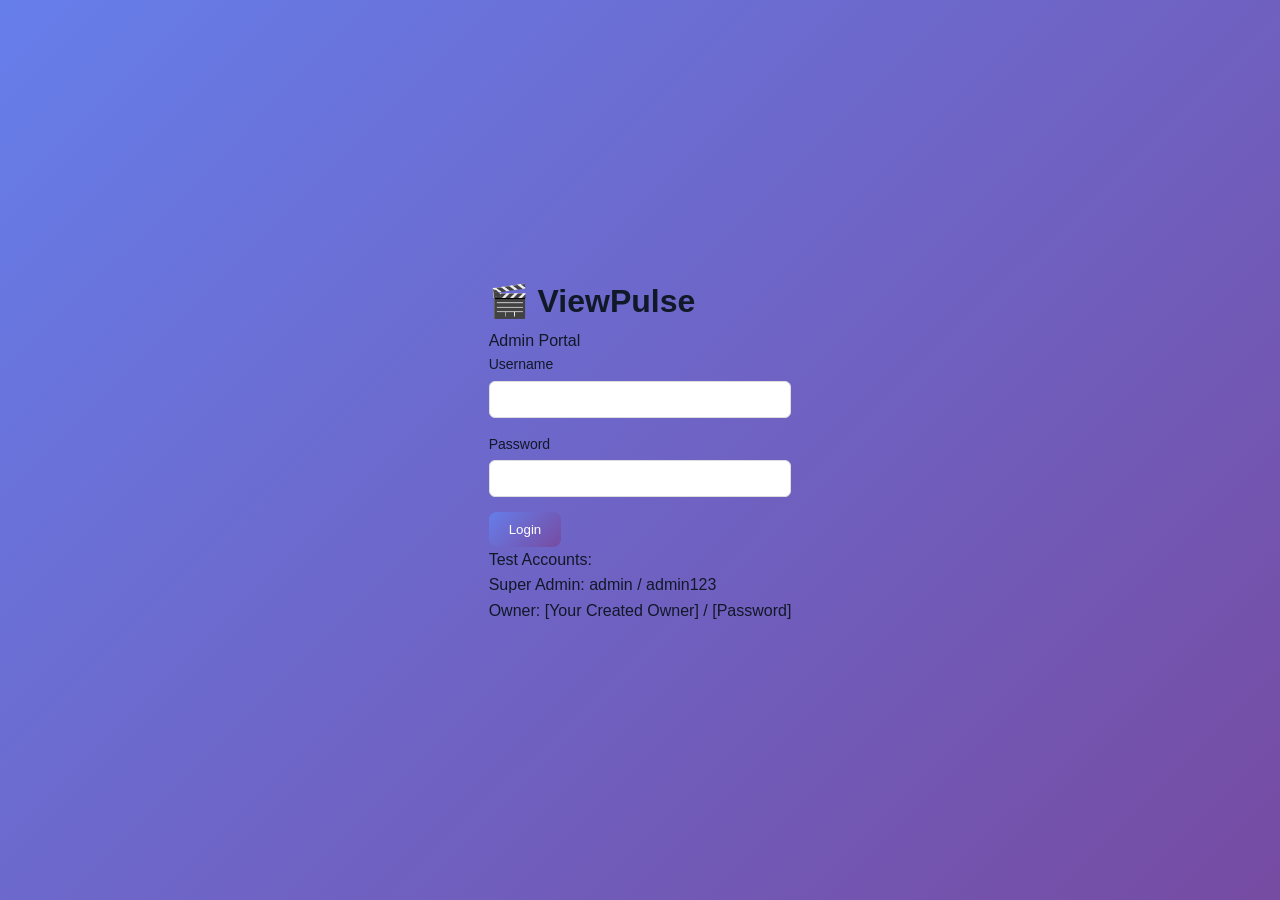
<file: viewpulse-admin/index.html>
<!DOCTYPE html>
<html lang="en">
<head>
    <meta charset="UTF-8">
    <meta name="viewport" content="width=device-width, initial-scale=1.0">
    <title>ViewPulse - Admin Login</title>
    <link rel="stylesheet" href="css/style.css">
    <style>
        /* Page-specific centering for login */
        body {
            display: flex;
            align-items: center;
            justify-content: center;
            min-height: 100vh;
            background: linear-gradient(135deg, #667eea 0%, #764ba2 100%);
        }
    </style>
</head>
<body>
    <div class="login-container">
        <div class="login-card">
            <div class="login-header">
                <h1>🎬 ViewPulse</h1>
                <p>Admin Portal</p>
            </div>
            
            <form id="adminLoginForm">
                <div class="form-group">
                    <label for="username">Username</label>
                    <input type="text" id="username" name="username" required>
                </div>
                
                <div class="form-group">
                    <label for="password">Password</label>
                    <input type="password" id="password" name="password" required>
                </div>
                
                <button type="submit" class="btn btn-primary btn-block">Login</button>
            </form>
            
            <div id="loginMessage" class="message"></div>
            
            <div class="login-footer">
                <p class="text-muted">Test Accounts:</p>
                <p class="text-small">Super Admin: admin / admin123</p>
                <p class="text-small">Owner: [Your Created Owner] / [Password]</p>
            </div>
        </div>
    </div>

    <script src="js/api.js"></script>
    <script src="js/admin-login.js"></script>
</body>
</html>
</file>
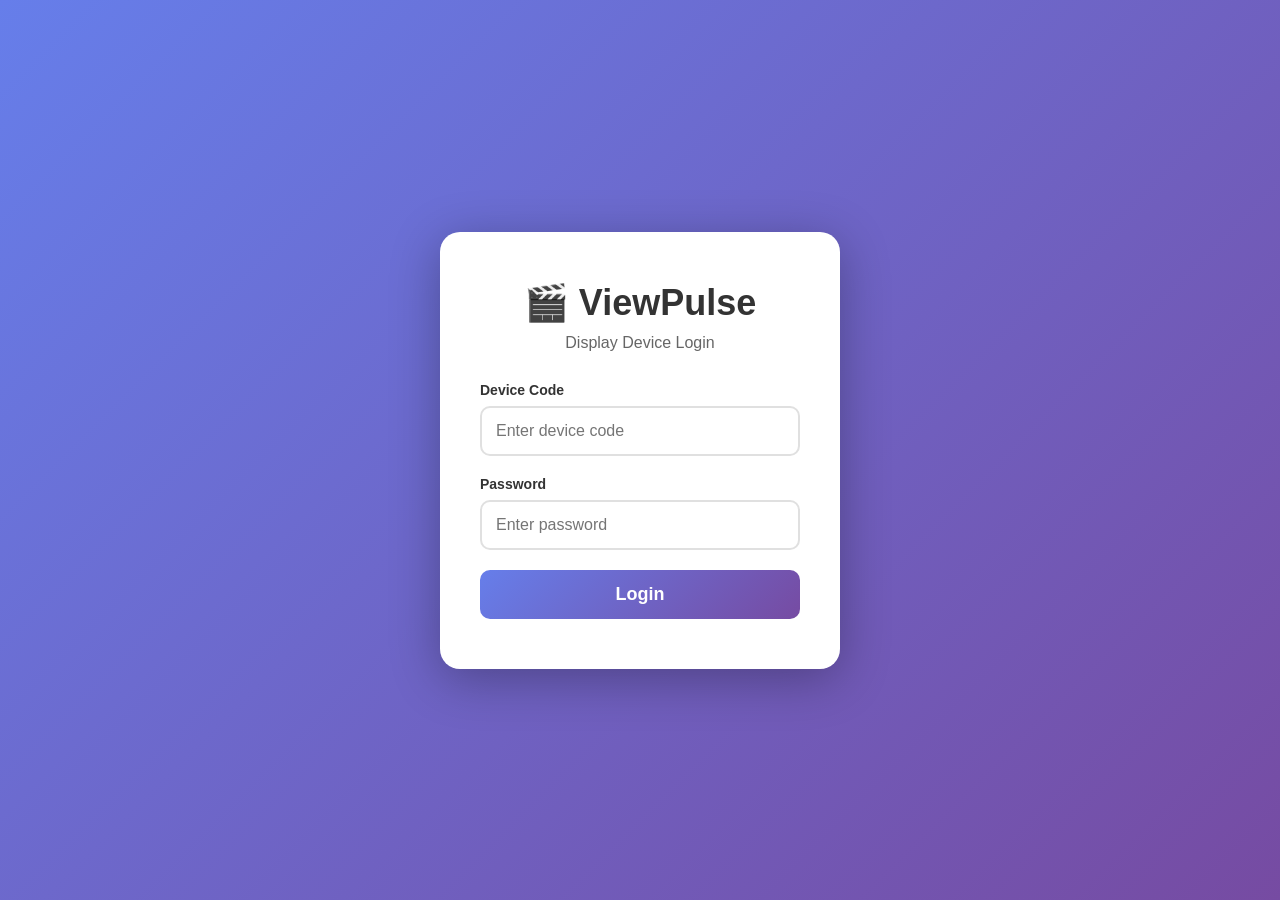
<file: viewpulse-display/index.html>
<!DOCTYPE html>
<html lang="en">
<head>
    <meta charset="UTF-8">
    <meta name="viewport" content="width=device-width, initial-scale=1.0">
    <title>ViewPulse Display</title>
    <script>
        // Check if device is logged in
        if (localStorage.getItem('deviceLoggedIn') === 'true') {
            window.location.href = 'ads.html';
        } else {
            window.location.href = 'login.html';
        }
    </script>
</head>
<body>
    <p style="text-align:center; margin-top:50px;">Loading ViewPulse...</p>
</body>
</html>
</file>
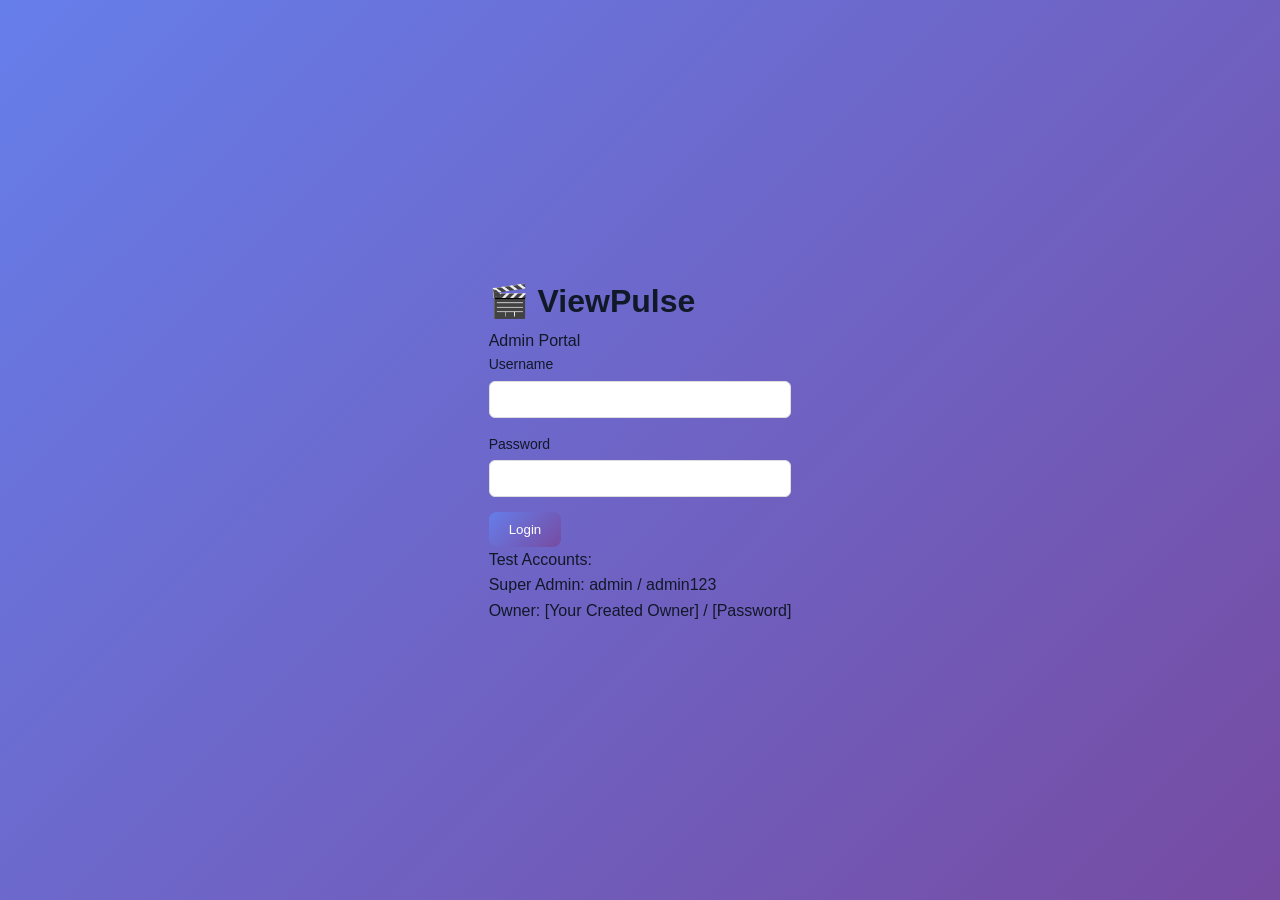
<file: viewpulse-admin/ad-schedule.html>
<!DOCTYPE html>
<html lang="en">
<head>
    <meta charset="UTF-8">
    <meta name="viewport" content="width=device-width, initial-scale=1.0">
    <title>Ad Schedule - ViewPulse</title>
    <link rel="stylesheet" href="css/style.css">
</head>
<body>
    <div class="dashboard-container">
        <aside class="sidebar">
            <div class="logo">
                <h2>🎬 ViewPulse</h2>
                <p class="role-badge" id="adminRoleBadge">Loading...</p>
            </div>
            <nav class="sidebar-nav">
                <a href="dashboard.html" class="nav-item" id="nav-dashboard">
                    <span class="icon">📊</span> Dashboard
                </a>
                <a href="feedback.html" class="nav-item" id="nav-feedback">
                    <span class="icon">💬</span> Feedback
                </a>
                <a href="videos.html" class="nav-item" id="nav-videos">
                    <span class="icon">🎬</span> Videos
                </a>
                <a href="devices.html" class="nav-item" id="nav-devices">
                    <span class="icon">📱</span> Devices
                </a>
                <a href="#" onclick="logout()" class="nav-item logout">
                    <span class="icon">🚪</span> Logout
                </a>
            </nav>
            <div class="sidebar-footer">
                <div class="user-info">
                    <small>Logged in as:</small>
                    <p class="username" id="adminUsername">...</p>
                </div>
            </div>
        </aside>

        <main class="main-content">
            <header class="page-header">
                <div>
                    <div class="breadcrumb" id="breadcrumb">Loading...</div>
                    <h1>Ad Schedule Management</h1>
                </div>
                <button class="btn btn-primary" onclick="showCreateModal()">
                    ➕ Add Schedule
                </button>
            </header>

            <div class="table-container">
                <table class="data-table">
                    <thead>
                        <tr>
                            <th>Video</th>
                            <th>Day of Week</th>
                            <th>Start Time</th>
                            <th>End Time</th>
                            <th>Priority</th>
                            <th>Status</th>
                            <th>Actions</th>
                        </tr>
                    </thead>
                    <tbody id="scheduleTableBody">
                        <tr><td colspan="7" class="loading">Loading schedules...</td></tr>
                    </tbody>
                </table>
            </div>
        </main>
    </div>

    <div id="createModal" class="modal">
        <div class="modal-content">
            <div class="modal-header">
                <h2>Create Ad Schedule</h2>
                <span class="close" onclick="closeCreateModal()">&times;</span>
            </div>
            <form id="createScheduleForm" onsubmit="createSchedule(event)">
                <div class="form-group">
                    <label for="videoId">Video</label>
                    <select id="videoId" name="videoId" required>
                        <option value="">Select Video</option>
                    </select>
                </div>
                <div class="form-group">
                    <label for="dayOfWeek">Day of Week</label>
                    <select id="dayOfWeek" name="dayOfWeek" required>
                        <option value="all">All Days</option>
                        <option value="monday">Monday</option>
                        <option value="tuesday">Tuesday</option>
                        <option value="wednesday">Wednesday</option>
                        <option value="thursday">Thursday</option>
                        <option value="friday">Friday</option>
                        <option value="saturday">Saturday</option>
                        <option value="sunday">Sunday</option>
                    </select>
                </div>
                <div class="form-row" style="display: flex; gap: 15px;">
                    <div class="form-group" style="flex: 1;">
                        <label for="startTime">Start Time</label>
                        <input type="time" id="startTime" name="startTime" required>
                    </div>
                    <div class="form-group" style="flex: 1;">
                        <label for="endTime">End Time</label>
                        <input type="time" id="endTime" name="endTime" required>
                    </div>
                </div>
                <div class="form-group">
                    <label for="priority">Priority (1-10)</label>
                    <input type="number" id="priority" name="priority" min="1" max="10" value="5" required>
                </div>
                <div class="modal-footer">
                    <button type="button" class="btn btn-secondary" onclick="closeCreateModal()">Cancel</button>
                    <button type="submit" class="btn btn-primary">Create</button>
                </div>
            </form>
        </div>
    </div>

    <script src="js/api.js"></script>
    
    <script src="js/sidebar-switcher.js"></script>

    <script>
        const currentUser = JSON.parse(localStorage.getItem('currentUser'));
        const selectedDevice = JSON.parse(localStorage.getItem('selectedDevice'));
        const adminUsername = localStorage.getItem('adminUsername');
        const adminRole = localStorage.getItem('adminRole');
        
        // Authentication Check
        if (!selectedDevice) {
            alert("No device selected. Redirecting...");
            window.location.href = 'devices.html';
        }
        
        // UI Setup
        if(adminUsername) document.getElementById('adminUsername').textContent = adminUsername;
        if(adminRole) {
            const badge = document.getElementById('adminRoleBadge');
            if(badge) {
                badge.textContent = adminRole.toUpperCase().replace('_', ' ');
                badge.className = 'role-badge ' + adminRole;
            }
        }

        // Breadcrumb logic
        document.getElementById('breadcrumb').textContent = `Managing Device: ${selectedDevice.device_code}`;

        // Load Data
        loadSchedules();

        async function loadSchedules() {
            try {
                const response = await fetch(`${API_BASE_URL}/ad-schedule/device/${selectedDevice.device_id}`);
                const data = await response.json();
                
                if (data.success) {
                    displaySchedules(data.schedules);
                }
            } catch (error) {
                console.error('Error loading schedules:', error);
                document.getElementById('scheduleTableBody').innerHTML = '<tr><td colspan="7" class="error">Error connecting to backend</td></tr>';
            }
        }

        function displaySchedules(schedules) {
            const tbody = document.getElementById('scheduleTableBody');
            
            if (!schedules || schedules.length === 0) {
                tbody.innerHTML = '<tr><td colspan="7" class="empty-state">No schedules found. Add one to get started.</td></tr>';
                return;
            }
            
            tbody.innerHTML = schedules.map(schedule => `
                <tr>
                    <td>${schedule.video_title}</td>
                    <td><span class="badge">${schedule.day_of_week}</span></td>
                    <td>${schedule.start_time}</td>
                    <td>${schedule.end_time}</td>
                    <td><span class="badge" style="background:#e5e7eb">P${schedule.priority}</span></td>
                    <td>
                        <span class="badge ${schedule.is_active ? 'badge-success' : 'badge-inactive'}">
                            ${schedule.is_active ? 'Active' : 'Inactive'}
                        </span>
                    </td>
                    <td>
                        <button class="btn-sm btn-secondary" onclick="toggleSchedule(${schedule.schedule_id}, ${!schedule.is_active})">
                            ${schedule.is_active ? '⏸️' : '▶️'}
                        </button>
                        <button class="btn-sm btn-danger" style="margin-left:5px; background:#fee2e2; color:#991b1b; border:none;" onclick="deleteSchedule(${schedule.schedule_id})">
                            🗑️
                        </button>
                    </td>
                </tr>
            `).join('');
        }

        // --- Video Loading (Location Aware) ---
        async function loadVideos() {
            const locationId = selectedDevice.location_id;
            const select = document.getElementById('videoId');
            
            if (!locationId) {
                select.innerHTML = '<option value="">Error: Location Unknown</option>';
                return;
            }

            try {
                // Use the admin endpoint to get all videos for this location
                const response = await fetch(`${API_BASE_URL}/video/admin/location/${locationId}`);
                const data = await response.json();
                
                if (data.success && data.videos) {
                    if (data.videos.length === 0) {
                        select.innerHTML = '<option value="">No videos found for this location</option>';
                    } else {
                        select.innerHTML = '<option value="">Select Video</option>' +
                            data.videos.map(video => 
                                // Ensure we use videoId (CamelCase) as per updated Backend
                                `<option value="${video.videoId}">${video.videoTitle} (${video.duration}s)</option>`
                            ).join('');
                    }
                }
            } catch (error) {
                console.error('Error loading videos:', error);
                select.innerHTML = '<option value="">Error loading videos</option>';
            }
        }

        // --- Modal & Actions ---
        function showCreateModal() {
            loadVideos();
            document.getElementById('createModal').style.display = 'flex';
        }

        function closeCreateModal() {
            document.getElementById('createModal').style.display = 'none';
            document.getElementById('createScheduleForm').reset();
        }

        async function createSchedule(event) {
            event.preventDefault();
            
            const formData = new FormData(event.target);
            const videoIdString = formData.get('videoId');
            
            if (!videoIdString || videoIdString === "") {
                alert("Please select a video.");
                return;
            }

            const data = {
                videoId: parseInt(videoIdString),
                deviceId: selectedDevice.device_id,
                dayOfWeek: formData.get('dayOfWeek'),
                startTime: formData.get('startTime'),
                endTime: formData.get('endTime'),
                priority: parseInt(formData.get('priority'))
            };
            
            try {
                const response = await fetch(`${API_BASE_URL}/ad-schedule/create`, {
                    method: 'POST',
                    headers: { 'Content-Type': 'application/json' },
                    body: JSON.stringify(data)
                });
                
                const result = await response.json();
                
                if (result.success) {
                    alert('Schedule created successfully!');
                    closeCreateModal();
                    loadSchedules();
                } else {
                    alert('Error: ' + result.message);
                }
            } catch (error) {
                alert('Error creating schedule');
                console.error(error);
            }
        }

        async function toggleSchedule(scheduleId, newStatus) {
            try {
                const response = await fetch(`${API_BASE_URL}/ad-schedule/${scheduleId}`, {
                    method: 'PUT',
                    headers: { 'Content-Type': 'application/json' },
                    body: JSON.stringify({ is_active: newStatus })
                });
                
                const result = await response.json();
                if (result.success) loadSchedules();
            } catch (error) {
                console.error('Error toggling schedule:', error);
            }
        }

        async function deleteSchedule(scheduleId) {
            if (!confirm('Delete this schedule?')) return;
            
            try {
                const response = await fetch(`${API_BASE_URL}/ad-schedule/${scheduleId}`, {
                    method: 'DELETE'
                });
                
                const result = await response.json();
                if (result.success) {
                    loadSchedules();
                } else {
                    alert("Failed to delete.");
                }
            } catch (error) {
                console.error('Error deleting schedule:', error);
            }
        }

        function logout() {
            localStorage.clear();
            window.location.href = 'index.html';
        }
    </script>
</body>
</html>
</file>
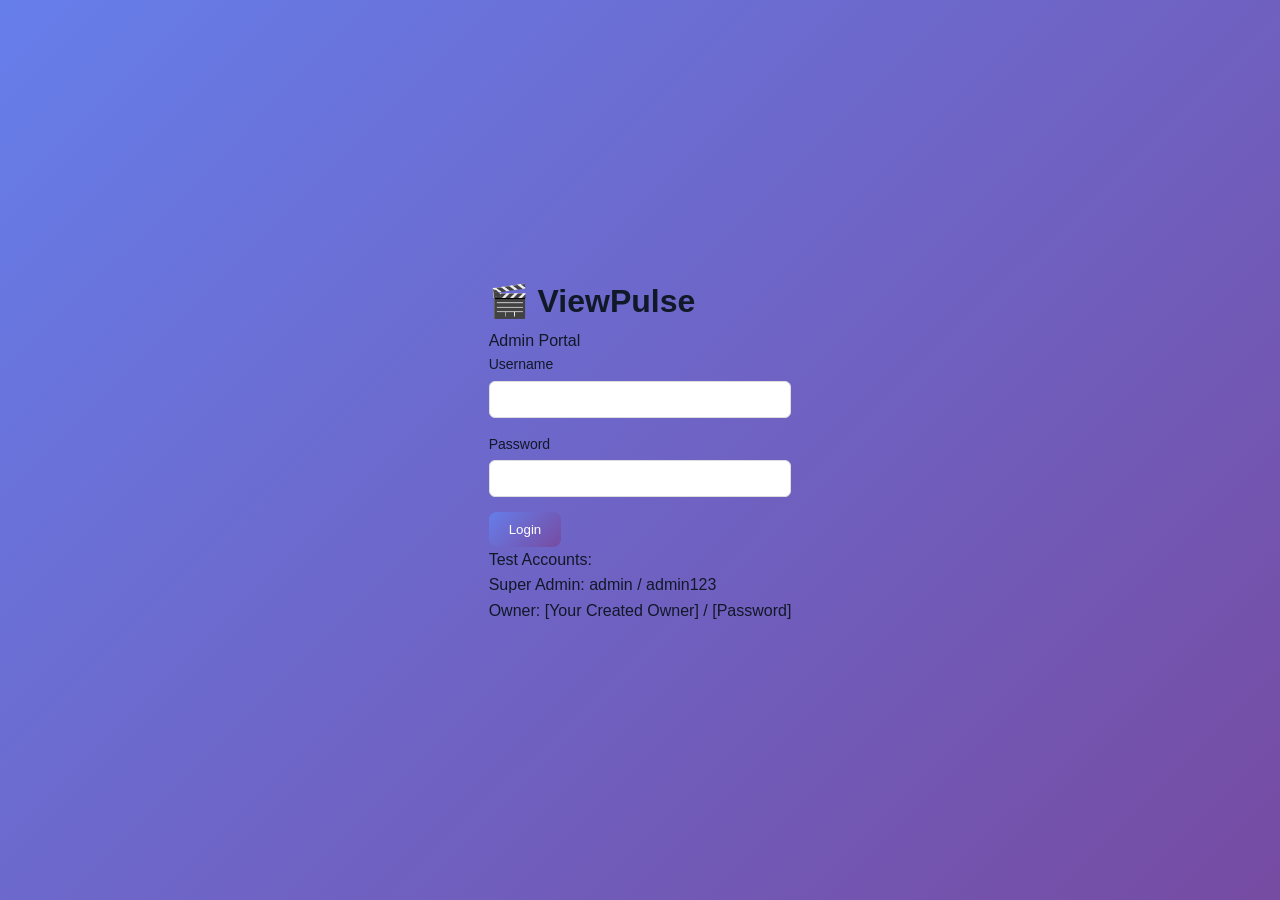
<file: viewpulse-admin/dashboard.html>
<!DOCTYPE html>
<html lang="en">
<head>
    <meta charset="UTF-8">
    <meta name="viewport" content="width=device-width, initial-scale=1.0">
    <title>Dashboard - ViewPulse</title>
    <link rel="stylesheet" href="css/style.css">
</head>
<body>
    <div class="dashboard-container">
        <aside class="sidebar">
            <div class="logo">
                <h2>🎬 ViewPulse</h2>
                <p class="role-badge" id="adminRoleBadge">Loading...</p>
            </div>
            <nav class="sidebar-nav">
                <a href="dashboard.html" class="nav-item active" id="nav-dashboard">
                    <span class="icon">📊</span> Dashboard
                </a>
                <a href="feedback.html" class="nav-item" id="nav-feedback">
                    <span class="icon">💬</span> Feedback
                </a>
                <a href="videos.html" class="nav-item" id="nav-videos">
                    <span class="icon">🎬</span> Videos
                </a>
                <a href="devices.html" class="nav-item" id="nav-devices">
                    <span class="icon">📱</span> Devices
                </a>
                <a href="#" onclick="logout()" class="nav-item logout">
                    <span class="icon">🚪</span> Logout
                </a>
            </nav>
            <div class="sidebar-footer">
                <div class="user-info">
                    <small>Logged in as:</small>
                    <p class="username" id="adminUsername">...</p>
                </div>
            </div>
        </aside>

        <main class="main-content">
            <header class="page-header">
                <h1>Dashboard</h1>
            </header>

            <div class="stats-grid">
                <div class="stat-card">
                    <div class="stat-icon">💬</div>
                    <div class="stat-info">
                        <p class="stat-label">Total Feedback</p>
                        <p class="stat-value" id="statTotal">-</p>
                    </div>
                </div>
                <div class="stat-card">
                    <div class="stat-icon" style="background: #d1fae5; color: #065f46;">😊</div>
                    <div class="stat-info">
                        <p class="stat-label">Positive</p>
                        <p class="stat-value" id="statPositive">-</p>
                    </div>
                </div>
                <div class="stat-card">
                    <div class="stat-icon" style="background: #fef3c7; color: #92400e;">😐</div>
                    <div class="stat-info">
                        <p class="stat-label">Neutral</p>
                        <p class="stat-value" id="statNeutral">-</p>
                    </div>
                </div>
                <div class="stat-card">
                    <div class="stat-icon" style="background: #fee2e2; color: #991b1b;">😡</div>
                    <div class="stat-info">
                        <p class="stat-label">Negative</p>
                        <p class="stat-value" id="statNegative">-</p>
                    </div>
                </div>
            </div>

            <div class="section-header">
                <h2>Recent Feedbacks</h2>
            </div>
            <div class="table-container">
                <table class="data-table">
                    <thead>
                        <tr>
                            <th>Time</th>
                            <th>Feedback</th>
                            <th>Emotion</th>
                            <th>Confidence</th>
                        </tr>
                    </thead>
                    <tbody id="dashboardFeedbackBody">
                        <tr><td colspan="4" class="loading">Loading...</td></tr>
                    </tbody>
                </table>
            </div>
        </main>
    </div>

    <script src="js/api.js"></script>
    <script src="js/dashboard.js"></script>
</body>
</html>
</file>
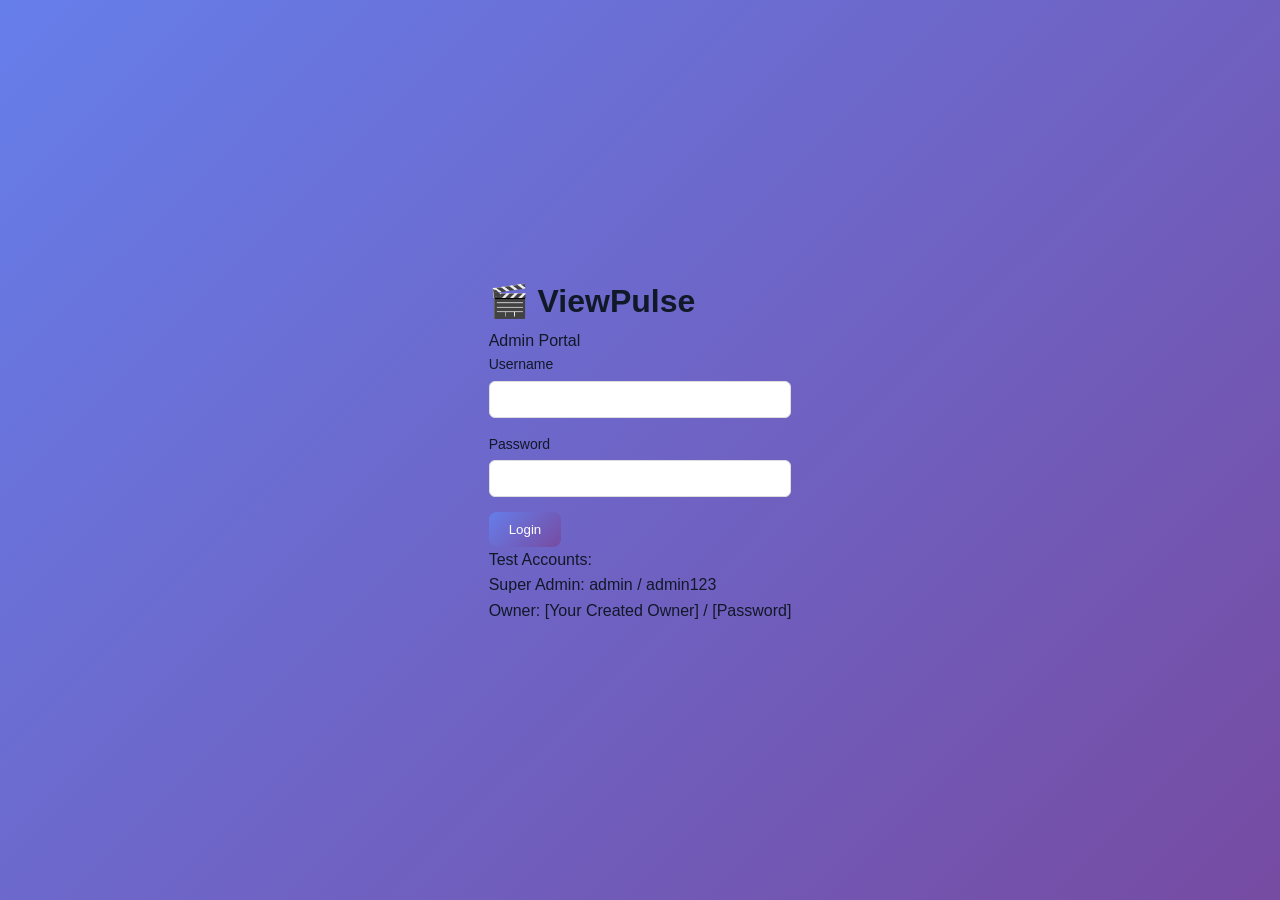
<file: viewpulse-admin/devices.html>
<!DOCTYPE html>
<html lang="en">
<head>
    <meta charset="UTF-8">
    <meta name="viewport" content="width=device-width, initial-scale=1.0">
    <title>Devices - ViewPulse</title>
    <link rel="stylesheet" href="css/style.css">
</head>
<body>
    <div class="dashboard-container">
        <aside class="sidebar">
            <div class="logo">
                <h2>🎬 ViewPulse</h2>
                <p class="role-badge" id="adminRoleBadge">Loading...</p>
            </div>
            <nav class="sidebar-nav">
                <a href="#" class="nav-item active">
                    <span class="icon">📱</span> Devices
                </a>
                <a href="#" onclick="logout()" class="nav-item logout">
                    <span class="icon">🚪</span> Logout
                </a>
            </nav>
            <div class="sidebar-footer">
                <div class="user-info">
                    <small>Logged in as:</small>
                    <p class="username" id="adminUsername">...</p>
                </div>
            </div>
        </aside>

        <main class="main-content">
            <header class="page-header">
                <div>
                    <div class="breadcrumb" id="pageBreadcrumb" style="font-size:14px; color:#666; margin-bottom:5px;"></div>
                    <h1>Devices</h1>
                </div>
                <button class="btn btn-primary" id="addDeviceBtn" onclick="showAddDeviceModal()">
                    ➕ Add Device
                </button>
            </header>

            <div class="cards-grid" id="devicesGrid">
                <div class="loading">Loading devices...</div>
            </div>
        </main>
    </div>

    <div id="addDeviceModal" class="modal">
        <div class="modal-content">
            <div class="modal-header">
                <h2>Add Device</h2>
                <span class="close" onclick="closeAddDeviceModal()">&times;</span>
            </div>
            <form id="addDeviceForm">
                <p id="modalLocationInfo" style="padding:10px; background:#e0f7fa; color:#006064; border-radius:6px; margin-bottom:15px; font-size:14px; display:none;"></p>
                
                <div class="form-group">
                    <label for="deviceCode">Device Code</label>
                    <input type="text" id="deviceCode" name="deviceCode" required>
                </div>
                <div class="form-group">
                    <label for="devicePassword">Device Password</label>
                    <input type="text" id="devicePassword" name="devicePassword" required>
                </div>
                <div class="modal-footer">
                    <button type="button" class="btn btn-secondary" onclick="closeAddDeviceModal()">Cancel</button>
                    <button type="submit" class="btn btn-primary">Add Device</button>
                </div>
            </form>
        </div>
    </div>

    <script src="js/api.js"></script>
    <script src="js/devices.js"></script>
    <script>
        // Breadcrumb Override for Super Admin Drill-Down
        const role = localStorage.getItem('adminRole');
        if (role === 'super_admin') {
            const owner = JSON.parse(localStorage.getItem('selectedOwner'));
            if(owner) document.getElementById('pageBreadcrumb').textContent = `... > Owner: ${owner.username} > Devices`;
        }
    </script>
</body>
</html>
</file>
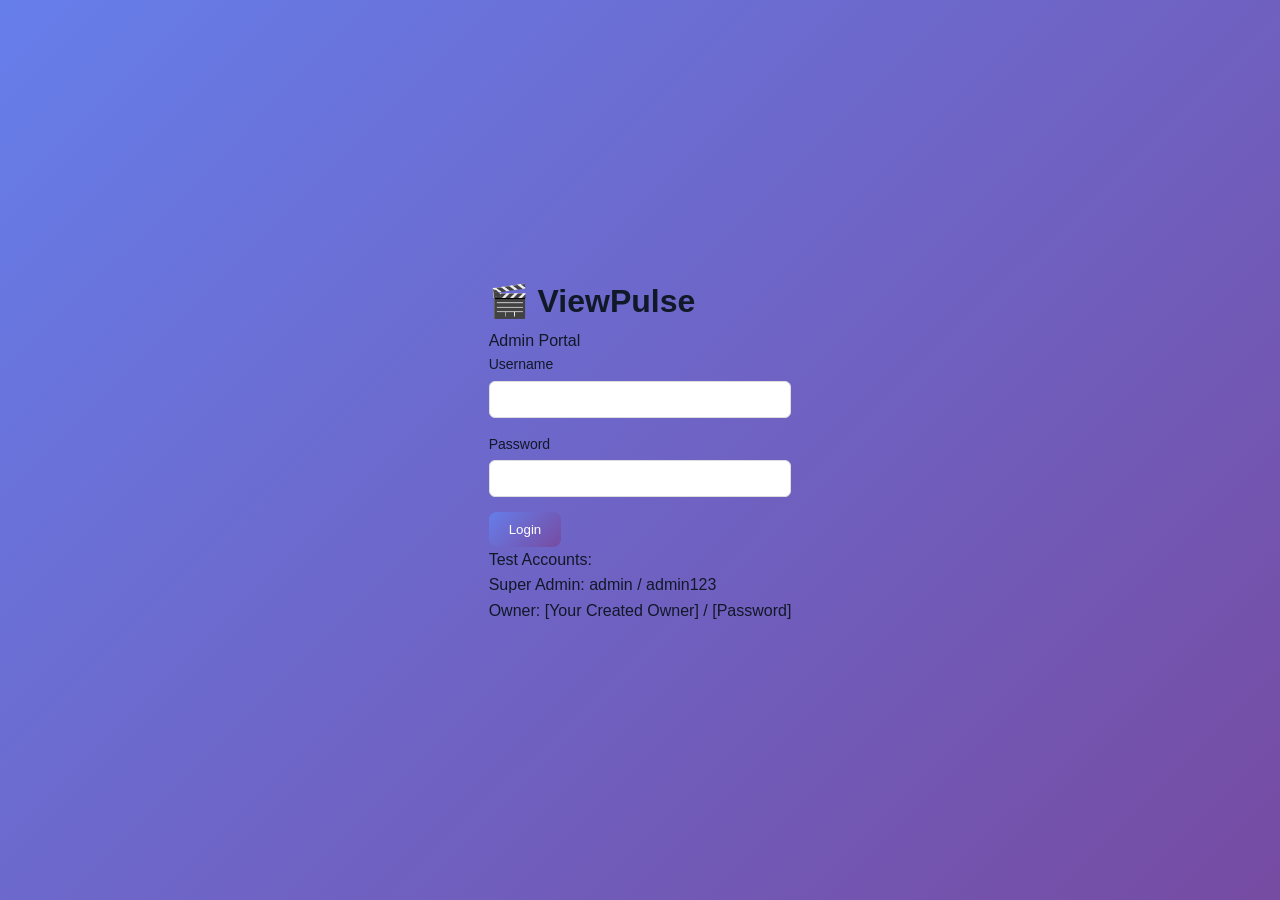
<file: viewpulse-admin/feedback.html>
<!DOCTYPE html>
<html lang="en">
<head>
    <meta charset="UTF-8">
    <meta name="viewport" content="width=device-width, initial-scale=1.0">
    <title>Feedback - ViewPulse</title>
    <link rel="stylesheet" href="css/style.css">
</head>
<body>
    <div class="dashboard-container">
        <aside class="sidebar">
            <div class="logo">
                <h2>🎬 ViewPulse</h2>
                <p class="role-badge" id="adminRoleBadge">Loading...</p>
            </div>
            <nav class="sidebar-nav">
                <a href="dashboard.html" class="nav-item" id="nav-dashboard">
                    <span class="icon">📊</span> Dashboard
                </a>
                <a href="feedback.html" class="nav-item active" id="nav-feedback">
                    <span class="icon">💬</span> Feedback
                </a>
                <a href="videos.html" class="nav-item" id="nav-videos">
                    <span class="icon">🎬</span> Videos
                </a>
                <a href="devices.html" class="nav-item" id="nav-devices">
                    <span class="icon">📱</span> Devices
                </a>
                <a href="#" onclick="logout()" class="nav-item logout">
                    <span class="icon">🚪</span> Logout
                </a>
            </nav>
            <div class="sidebar-footer">
                <div class="user-info">
                    <small>Logged in as:</small>
                    <p class="username" id="adminUsername">...</p>
                </div>
            </div>
        </aside>

        <main class="main-content">
            <header class="page-header">
                <h1>All Feedback</h1>
            </header>

            <div class="table-container">
                <table class="data-table">
                    <thead>
                        <tr>
                            <th>Time</th>
                            <th>Phone</th>
                            <th>Feedback Text</th>
                            <th>Emotion</th>
                            <th>Confidence</th>
                        </tr>
                    </thead>
                    <tbody id="feedbackBody">
                        <tr><td colspan="5" class="loading">Loading feedback...</td></tr>
                    </tbody>
                </table>
            </div>
        </main>
    </div>

    <script src="js/api.js"></script>
    <script src="js/feedback.js"></script>
    <script src="js/sidebar-switcher.js"></script>
</body>
</html>
</file>
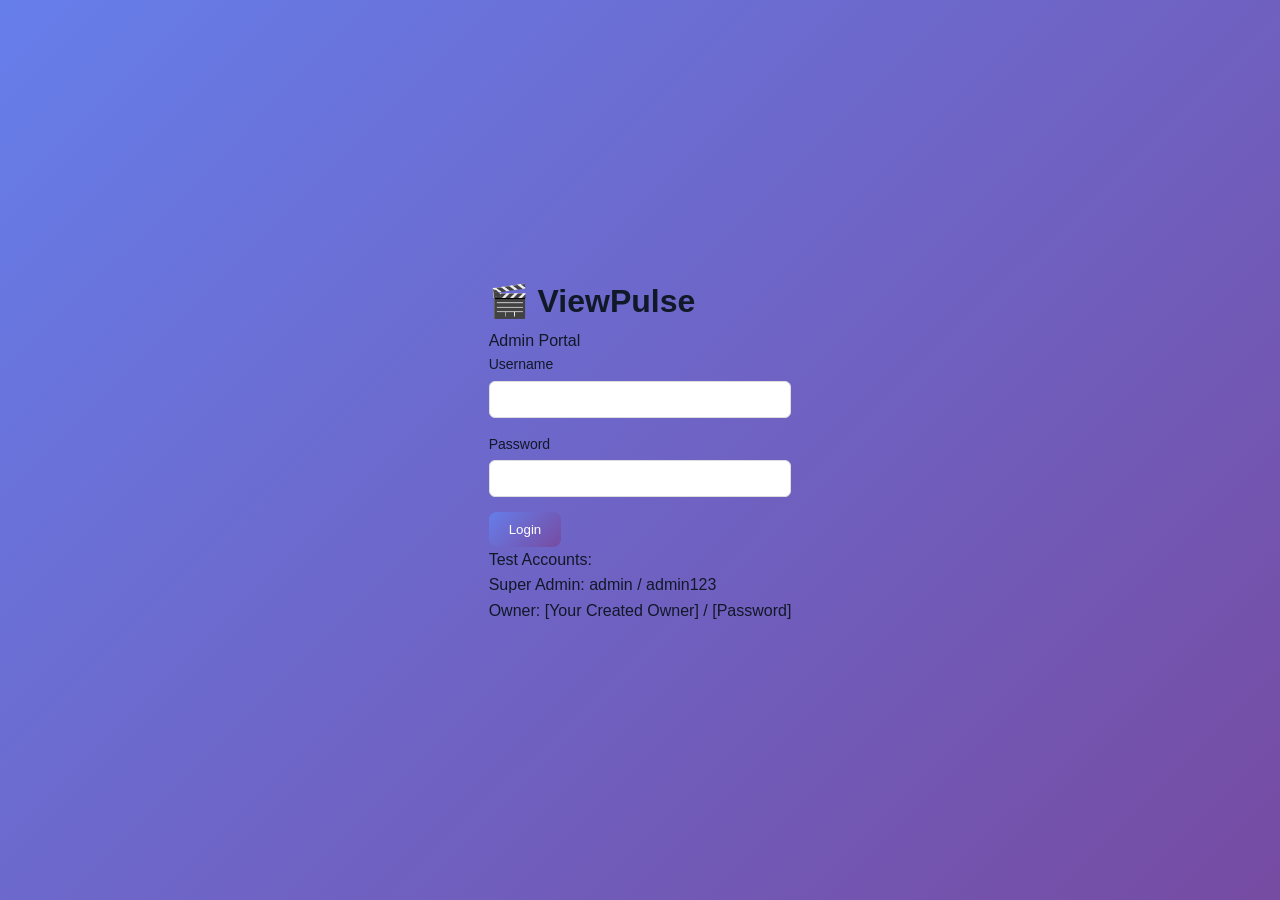
<file: viewpulse-admin/owners.html>
<!DOCTYPE html>
<html lang="en">
<head>
    <meta charset="UTF-8">
    <meta name="viewport" content="width=device-width, initial-scale=1.0">
    <title>Owners - ViewPulse</title>
    <link rel="stylesheet" href="css/style.css">
</head>
<body>
    <div class="dashboard-container">
        <aside class="sidebar">
            <div class="logo">
                <h2>🎬 ViewPulse</h2>
                <p class="role-badge" id="adminRoleBadge">Loading...</p>
            </div>
            <nav class="sidebar-nav">
                <a href="#" class="nav-item active">
                    <span class="icon">🏢</span> Owners
                </a>
                <a href="#" onclick="logout()" class="nav-item logout">
                    <span class="icon">🚪</span> Logout
                </a>
            </nav>
            <div class="sidebar-footer">
                <div class="user-info">
                    <small>Logged in as:</small>
                    <p class="username" id="adminUsername">...</p>
                </div>
            </div>
        </aside>

        <main class="main-content">
            <header class="page-header">
                <div>
                    <div class="breadcrumb" id="pageBreadcrumb" style="font-size:14px; color:#666; margin-bottom:5px;"></div>
                    <h1>Owners Management</h1>
                </div>
                
                <button class="btn btn-primary" onclick="showCreateModal()">
                    ➕ Create Owner
                </button>
            </header>

            <div class="cards-grid" id="ownersGrid">
                <div class="loading">Loading owners...</div>
            </div>
        </main>
    </div>

    <div id="createModal" class="modal">
        <div class="modal-content">
            <div class="modal-header">
                <h2>Create New Owner</h2>
                <span class="close" onclick="closeCreateModal()">&times;</span>
            </div>
            <form id="createOwnerForm">
                <div class="form-group">
                    <label>Username</label>
                    <input type="text" name="username" required>
                </div>
                <div class="form-group">
                    <label>Password</label>
                    <input type="password" name="password" required>
                </div>
                <div class="form-group">
                    <label>Location</label>
                    <div style="display: flex; gap: 10px;">
                        <select id="locationSelect" name="locationId" style="flex: 1; padding: 10px; border: 1px solid #ddd; border-radius: 6px;" required>
                            <option value="">Loading...</option>
                        </select>
                        <button type="button" class="btn-primary" style="padding: 0 15px;" onclick="showAddLocationModal()" title="Add New Location">
                            ➕
                        </button>
                    </div>
                </div>
                <div class="modal-footer">
                    <button type="button" class="btn btn-secondary" onclick="closeCreateModal()">Cancel</button>
                    <button type="submit" class="btn btn-primary">Create Owner</button>
                </div>
            </form>
        </div>
    </div>

    <div id="addLocationModal" class="modal" style="z-index: 2100;">
        <div class="modal-content">
            <div class="modal-header">
                <h2>Add New Location</h2>
                <span class="close" onclick="closeAddLocationModal()">&times;</span>
            </div>
            <form id="addLocationForm">
                <div class="form-group">
                    <label>Location Name</label>
                    <input type="text" name="locationName" placeholder="e.g., City Mall" required>
                </div>
                <div class="form-group">
                    <label>Address</label>
                    <input type="text" name="address" placeholder="e.g., 123 Main St">
                </div>
                <div class="modal-footer">
                    <button type="button" class="btn btn-secondary" onclick="closeAddLocationModal()">Cancel</button>
                    <button type="submit" class="btn btn-primary">Save Location</button>
                </div>
            </form>
        </div>
    </div>

    <script src="js/api.js"></script>
    <script src="js/owners.js"></script>
</body>
</html>
</file>
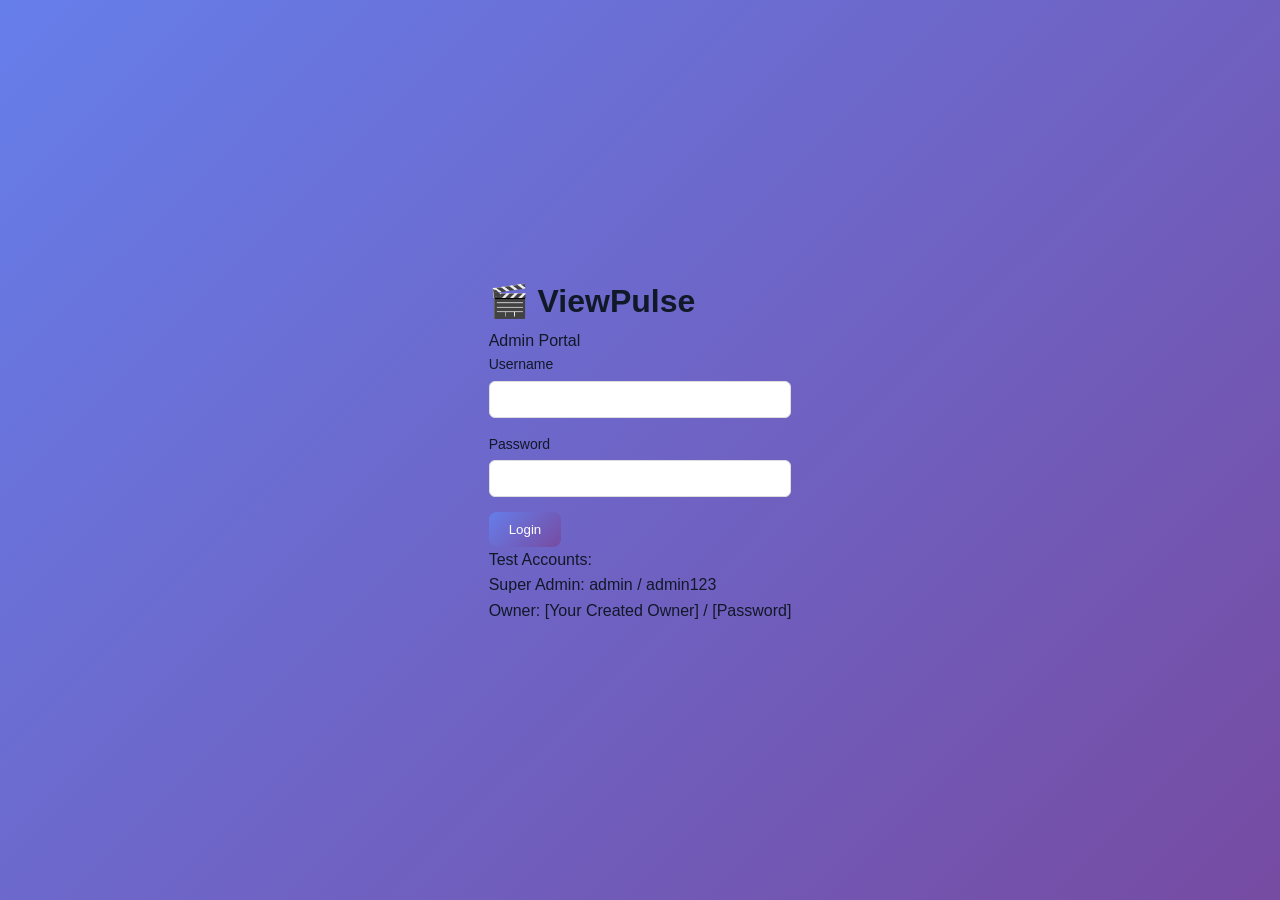
<file: viewpulse-admin/super-admin-dashboard.html>
<!DOCTYPE html>
<html lang="en">
<head>
    <meta charset="UTF-8">
    <meta name="viewport" content="width=device-width, initial-scale=1.0">
    <title>Super Admin - ViewPulse</title>
    <link rel="stylesheet" href="css/style.css">
</head>
<body>
    <div class="dashboard-container">
        <aside class="sidebar">
            <div class="logo">
                <h2>🎬 ViewPulse</h2>
                <p class="role-badge super_admin">SUPER ADMIN</p>
            </div>
            <nav class="sidebar-nav">
                <a href="super-admin-dashboard.html" class="nav-item active">
                    <span class="icon">👥</span> System Admins
                </a>
                <a href="#" onclick="logout()" class="nav-item logout">
                    <span class="icon">🚪</span> Logout
                </a>
            </nav>
            <div class="sidebar-footer">
                <div class="user-info">
                    <small>Logged in as:</small>
                    <p class="username" id="adminUsername">...</p>
                </div>
            </div>
        </aside>

        <main class="main-content">
            <header class="page-header">
                <h1>System Admins</h1>
                <button class="btn btn-primary" onclick="showCreateModal()">
                    ➕ Create System Admin
                </button>
            </header>

            <div class="cards-grid" id="systemAdminsGrid">
                <div class="loading">Loading system admins...</div>
            </div>
        </main>
    </div>

    <div id="createModal" class="modal">
        <div class="modal-content">
            <div class="modal-header"><h2>Create System Admin</h2><span class="close" onclick="closeCreateModal()">&times;</span></div>
            <form id="createSystemAdminForm"><div class="form-group"><label>Username</label><input type="text" name="username" required></div><div class="form-group"><label>Password</label><input type="password" name="password" required></div><div class="modal-footer"><button type="button" class="btn btn-secondary" onclick="closeCreateModal()">Cancel</button><button type="submit" class="btn btn-primary">Create</button></div></form>
        </div>
    </div>

    <script src="js/api.js"></script>
    <script src="js/super-admin.js"></script>
</body>
</html>
</file>
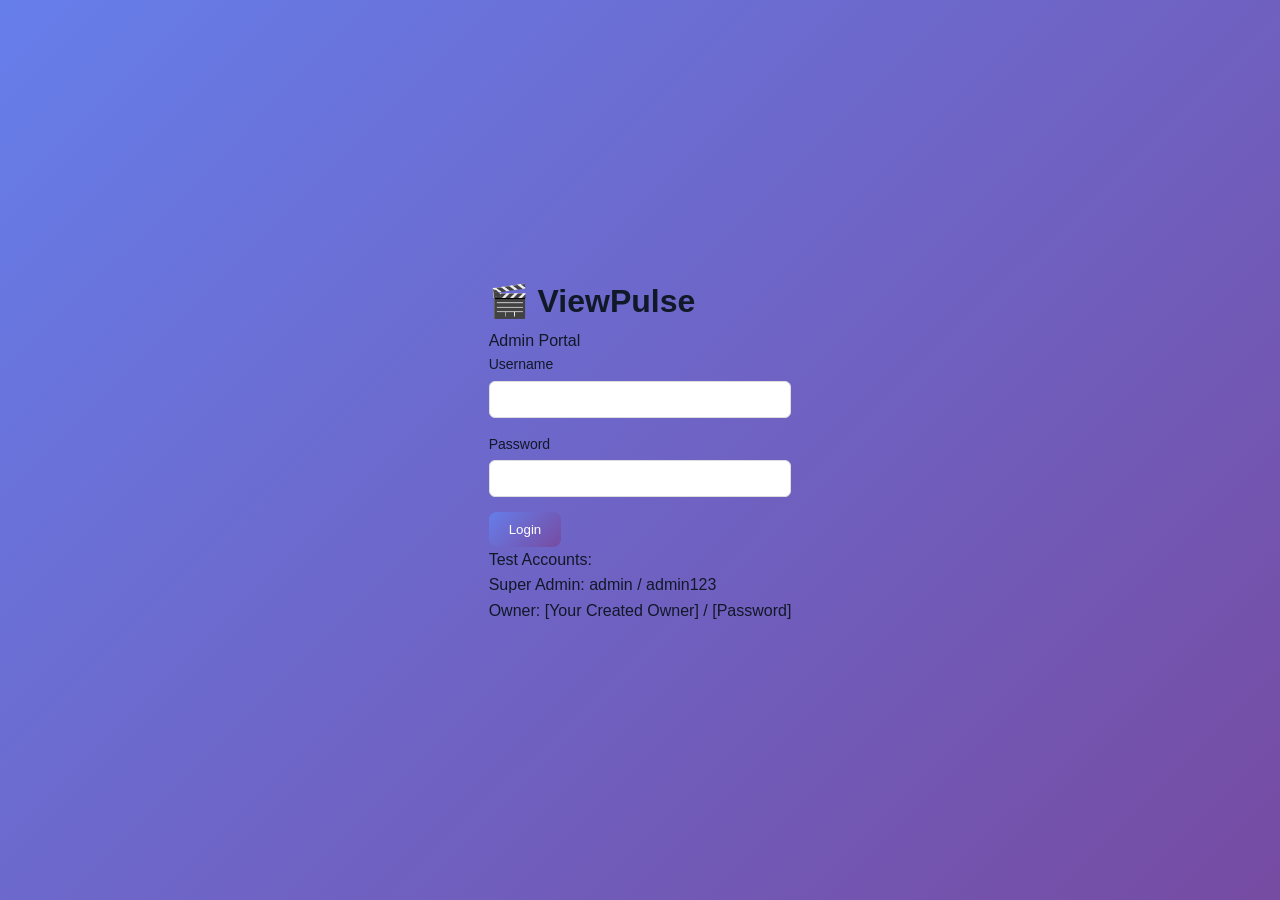
<file: viewpulse-admin/system-admin-dashboard.html>
<!DOCTYPE html>
<html lang="en">
<head>
    <meta charset="UTF-8">
    <meta name="viewport" content="width=device-width, initial-scale=1.0">
    <title>System Admin - ViewPulse</title>
    <link rel="stylesheet" href="css/style.css">
</head>
<body>
    <div class="dashboard-container">
        <aside class="sidebar">
            <div class="logo">
                <h2>🎬 ViewPulse</h2>
                <p class="role-badge system_admin">SYSTEM ADMIN</p>
            </div>
            <nav class="sidebar-nav">
                <a href="system-admin-dashboard.html" class="nav-item active">
                    <span class="icon">📊</span> Dashboard
                </a>
                <a href="owners.html" class="nav-item">
                    <span class="icon">🏢</span> Owners
                </a>
                <a href="#" onclick="logout()" class="nav-item logout">
                    <span class="icon">🚪</span> Logout
                </a>
            </nav>
            <div class="sidebar-footer">
                <div class="user-info">
                    <small>Logged in as:</small>
                    <p class="username" id="adminUsername">...</p>
                </div>
            </div>
        </aside>

        <main class="main-content">
            <header class="page-header">
                <h1>Dashboard</h1>
                <button class="btn btn-primary" onclick="goToOwners()">
                    ➕ Create Owner
                </button>
            </header>

            <div class="stats-grid">
                <div class="stat-card">
                    <div class="stat-icon">🏢</div>
                    <div class="stat-info">
                        <p class="stat-label">My Owners</p>
                        <p class="stat-value" id="totalOwners">0</p>
                    </div>
                </div>
                <div class="stat-card">
                    <div class="stat-icon">📱</div>
                    <div class="stat-info">
                        <p class="stat-label">Total Devices</p>
                        <p class="stat-value" id="totalDevices">0</p>
                    </div>
                </div>
                </div>

            <div class="section-header">
                <h2>My Owners</h2>
            </div>

            <div class="cards-grid" id="ownersGrid">
                <div class="loading">Loading owners...</div>
            </div>
        </main>
    </div>

    <script src="js/api.js"></script>
    <script src="js/system-admin.js"></script>
</body>
</html>
</file>
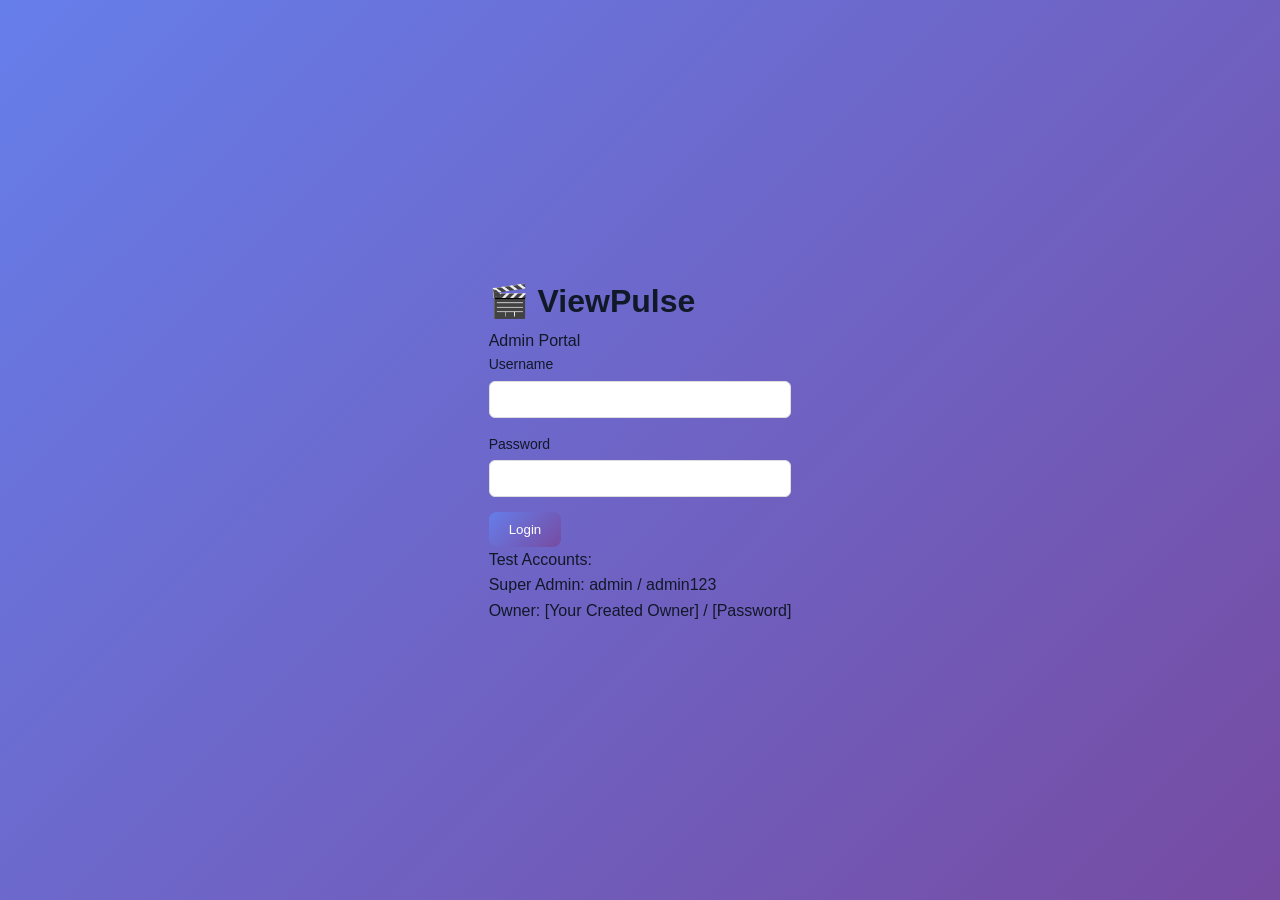
<file: viewpulse-admin/videos.html>
<!DOCTYPE html>
<html lang="en">
<head>
    <meta charset="UTF-8">
    <meta name="viewport" content="width=device-width, initial-scale=1.0">
    <title>Videos Management - ViewPulse</title>
    <link rel="stylesheet" href="css/style.css">
</head>
<body>
    <div class="dashboard-container">
        <aside class="sidebar">
            <div class="logo">
                <h2>🎬 ViewPulse</h2>
                <p class="role-badge" id="adminRoleBadge">Loading...</p>
            </div>
            <nav class="sidebar-nav">
                <a href="super-admin-dashboard.html" class="nav-item" id="nav-dashboard">
                    <span class="icon">📊</span> Dashboard
                </a>
                <a href="feedback.html" class="nav-item" id="nav-feedback">
                    <span class="icon">💬</span> Feedback
                </a>
                <a href="videos.html" class="nav-item active" id="nav-videos">
                    <span class="icon">🎬</span> Videos
                </a>
                <a href="devices.html" class="nav-item" id="nav-devices">
                    <span class="icon">📱</span> Devices
                </a>
                <a href="#" onclick="logout()" class="nav-item logout">
                    <span class="icon">🚪</span> Logout
                </a>
            </nav>
            <div class="sidebar-footer">
                <div class="user-info">
                    <small>Logged in as:</small>
                    <p class="username" id="adminUsername">...</p>
                </div>
            </div>
        </aside>

        <main class="main-content">
            <header class="page-header">
                <h1>Manage Videos</h1>
                <button class="btn btn-primary" onclick="showUploadModal()">
                    ➕ Upload Video
                </button>
            </header>
            <div class="section-header">
                <h2>Video Library</h2>
                <p class="section-description">All videos available for this context</p>
            </div>
            <div class="cards-grid" id="videosGrid">
                <div class="loading">Loading videos...</div>
            </div>
        </main>
    </div>

    <div id="uploadModal" class="modal">
        <div class="modal-content">
            <div class="modal-header">
                <h2>Upload New Video</h2>
                <span class="close" onclick="closeUploadModal()">&times;</span>
            </div>
            <form id="uploadVideoForm" enctype="multipart/form-data" onsubmit="uploadVideo(event)">
                
                <div class="form-group">
                    <label for="locationId">Assign to Location</label>
                    <select id="locationId" name="locationId" required>
                        <option value="">Loading locations...</option>
                    </select>
                </div>
                
                <div class="form-group">
                    <label for="videoTitle">Video Title *</label>
                    <input type="text" id="videoTitle" name="videoTitle" required>
                </div>
                <div class="form-group">
                    <label for="videoFile">Video File *</label>
                    <input type="file" id="videoFile" name="file" accept="video/*" required>
                </div>
                 <div class="form-group">
                    <label for="duration">Duration (seconds)</label>
                    <input type="number" id="duration" name="duration" min="1" value="15" required>
                </div>
                
                <div class="modal-footer">
                    <button type="button" class="btn btn-secondary" onclick="closeUploadModal()">Cancel</button>
                    <button type="submit" class="btn btn-primary">Upload</button>
                </div>
            </form>
        </div>
    </div>

    <script src="js/api.js"></script>
    <script src="js/videos.js"></script>
    <script src="js/sidebar-switcher.js"></script>
</body>
</html>
</file>
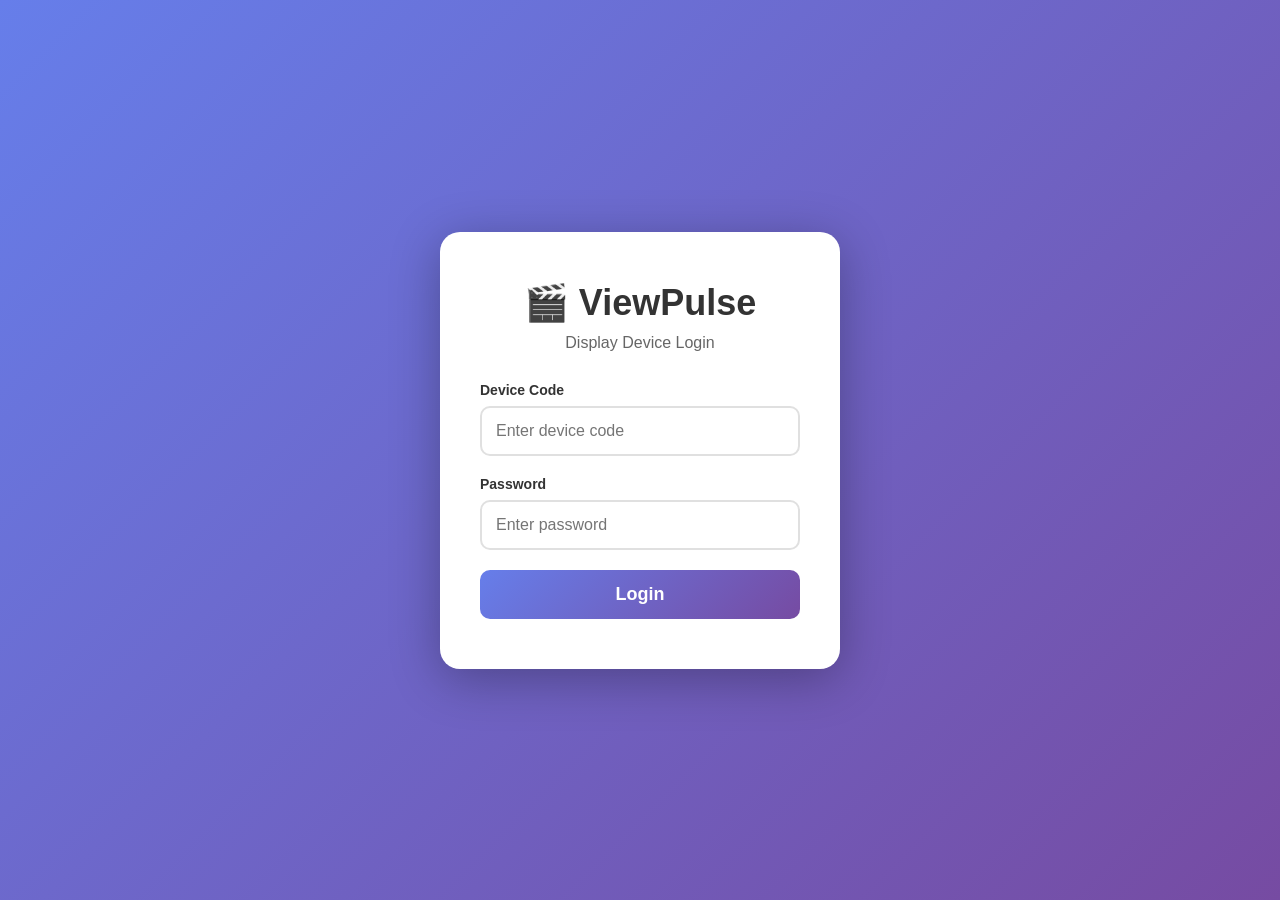
<file: viewpulse-display/ads.html>
<!DOCTYPE html>
<html lang="en">
<head>
    <meta charset="UTF-8">
    <meta name="viewport" content="width=device-width, initial-scale=1.0">
    <title>ViewPulse - Display</title>
    <link rel="stylesheet" href="css/style-ads.css">
    <style>
        * {
            margin: 0;
            padding: 0;
            box-sizing: border-box;
        }
        body {
            background: #000;
            overflow: hidden;
            width: 100vw;
            height: 100vh;
        }
        #videoContainer {
            width: 100vw;
            height: 100vh;
            position: relative;
            background: #000;
        }
        #videoPlayer {
            width: 100%;
            height: 100%;
            object-fit: cover;
        }
        #feedbackBtn {
            position: fixed;
            bottom: 40px;
            right: 40px;
            padding: 18px 28px;
            font-size: 24px;
            background: rgba(102, 126, 234, 0.95);
            color: white;
            border: none;
            border-radius: 12px;
            cursor: pointer;
            box-shadow: 0 4px 20px rgba(0, 0, 0, 0.3);
            z-index: 100;
            transition: all 0.3s;
            font-weight: 600;
        }
        #feedbackBtn:hover {
            background: rgba(102, 126, 234, 1);
            transform: scale(1.08);
        }
        #hiddenLogoutBtn {
            position: fixed;
            top: 10px;
            right: 10px;
            width: 50px;
            height: 50px;
            background: transparent;
            border: none;
            opacity: 0;
            cursor: pointer;
            z-index: 200;
        }
        #logoutModal {
            display: none;
            position: fixed;
            top: 0;
            left: 0;
            width: 100vw;
            height: 100vh;
            background: rgba(0, 0, 0, 0.7);
            z-index: 300;
            justify-content: center;
            align-items: center;
        }
        .logout-box {
            background: white;
            padding: 40px;
            border-radius: 15px;
            text-align: center;
            box-shadow: 0 5px 30px rgba(0, 0, 0, 0.5);
        }
        .logout-box h2 {
            margin-bottom: 20px;
            color: #333;
        }
        .logout-box button {
            padding: 12px 30px;
            margin: 10px;
            border: none;
            border-radius: 8px;
            font-size: 16px;
            font-weight: 600;
            cursor: pointer;
            transition: all 0.2s;
        }
        .logout-box .btn-logout {
            background: #dc3545;
            color: white;
        }
        .logout-box .btn-cancel {
            background: #6c757d;
            color: white;
        }
        .logout-box button:hover {
            transform: translateY(-2px);
        }
    </style>
</head>
<body>
    <div id="videoContainer">
        <video id="videoPlayer" autoplay muted loop playsinline></video>
    </div>
    
    <button id="feedbackBtn" onclick="goToFeedback()">💬 Feedback</button>
    <button id="hiddenLogoutBtn" onclick="showLogoutModal()"></button>
    
    <div id="logoutModal">
        <div class="logout-box">
            <h2>Logout Device?</h2>
            <p>Are you sure you want to logout this device?</p>
            <button class="btn-logout" onclick="logoutDevice()">Yes, Logout</button>
            <button class="btn-cancel" onclick="hideLogoutModal()">Cancel</button>
        </div>
    </div>
    
    <script src="js/api.js"></script>
    <script src="js/ads.js"></script>
</body>
</html>
</file>
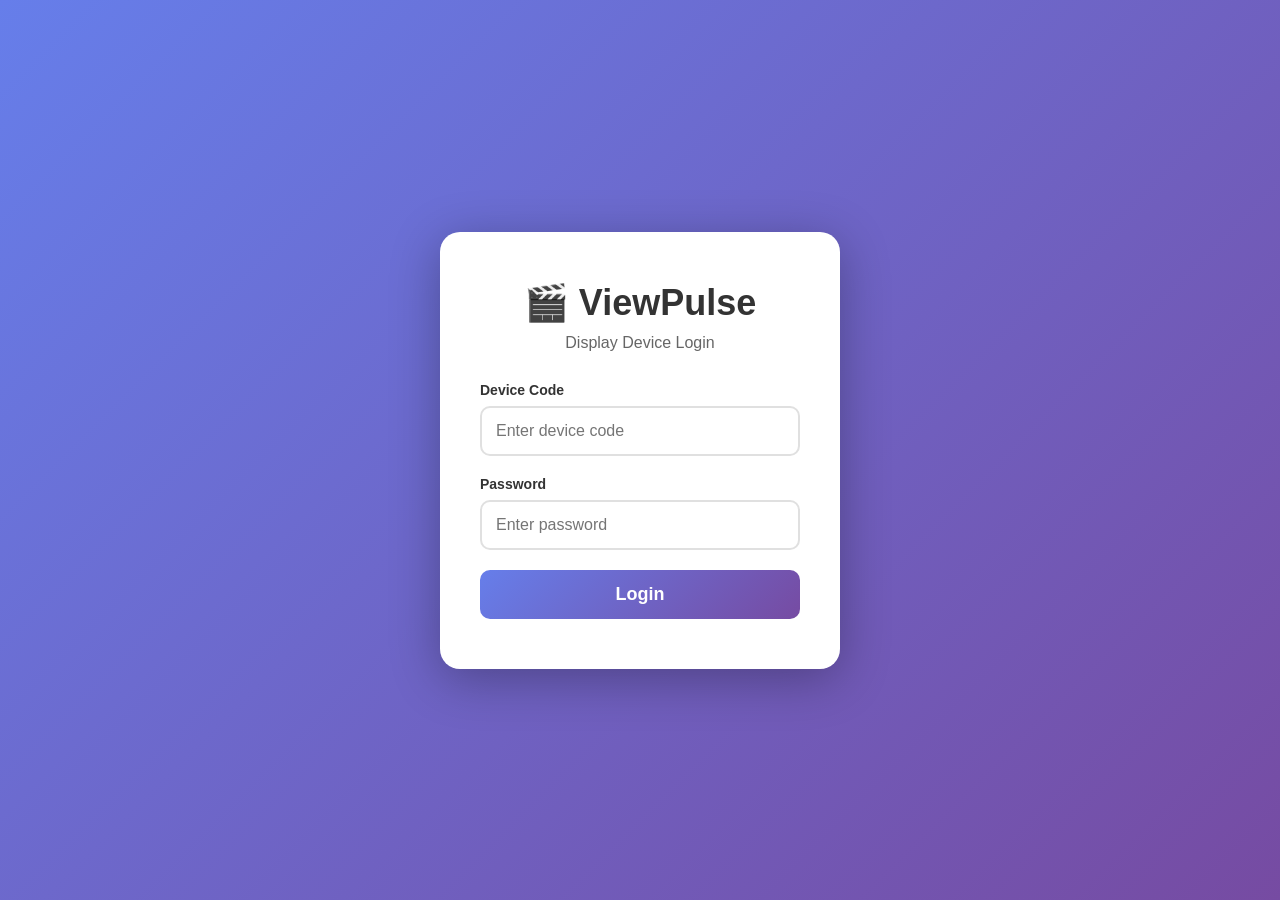
<file: viewpulse-display/feedback.html>
<!DOCTYPE html>
<html lang="en">
<head>
    <meta charset="UTF-8">
    <meta name="viewport" content="width=device-width, initial-scale=1.0">
    <title>Feedback - ViewPulse</title>
    <link rel="stylesheet" href="css/style.css">
    <style>
        body {
            background: linear-gradient(135deg, #667eea 0%, #764ba2 100%);
            min-height: 100vh;
            display: flex;
            align-items: center;
            justify-content: center;
            margin: 0;
            padding: 20px;
            font-family: 'Segoe UI', Tahoma, Geneva, Verdana, sans-serif;
        }
        .feedback-box {
            background: white;
            padding: 40px 35px;
            border-radius: 20px;
            box-shadow: 0 10px 50px rgba(0, 0, 0, 0.3);
            max-width: 500px;
            width: 100%;
        }
        .feedback-box h1 {
            margin: 0 0 10px 0;
            font-size: 32px;
            color: #333;
            text-align: center;
        }
        .feedback-box p {
            color: #666;
            margin: 0 0 30px 0;
            text-align: center;
            font-size: 16px;
        }
        .form-group {
            margin-bottom: 20px;
        }
        .form-group label {
            display: block;
            margin-bottom: 8px;
            color: #333;
            font-weight: 600;
            font-size: 14px;
        }
        .form-group input,
        .form-group textarea {
            width: 100%;
            padding: 14px;
            border: 2px solid #e0e0e0;
            border-radius: 10px;
            font-size: 16px;
            box-sizing: border-box;
            font-family: inherit;
            transition: border-color 0.3s;
        }
        .form-group input:focus,
        .form-group textarea:focus {
            outline: none;
            border-color: #667eea;
        }
        .form-group textarea {
            resize: vertical;
            min-height: 120px;
        }
        .form-group small {
            color: #999;
            font-size: 12px;
            display: block;
            margin-top: 5px;
        }
        .btn-submit {
            width: 100%;
            padding: 14px;
            background: linear-gradient(135deg, #667eea, #764ba2);
            color: white;
            border: none;
            border-radius: 10px;
            font-size: 18px;
            font-weight: 600;
            cursor: pointer;
            transition: transform 0.2s;
        }
        .btn-submit:hover {
            transform: translateY(-2px);
        }
        .btn-back {
            width: 100%;
            padding: 12px;
            background: #6c757d;
            color: white;
            border: none;
            border-radius: 10px;
            font-size: 16px;
            font-weight: 600;
            cursor: pointer;
            margin-top: 10px;
            transition: transform 0.2s;
        }
        .btn-back:hover {
            transform: translateY(-2px);
        }
        #feedbackMessage {
            margin-top: 20px;
            padding: 12px;
            border-radius: 8px;
            display: none;
            text-align: center;
            font-size: 14px;
        }
        #feedbackMessage.error {
            background: #f8d7da;
            color: #721c24;
            display: block;
        }
        #feedbackMessage.success {
            background: #d4edda;
            color: #155724;
            display: block;
        }
    </style>
</head>
<body>
    <div class="feedback-box">
        <h1>💬 Your Feedback</h1>
        <p>We'd love to hear from you!</p>
        
        <form id="feedbackForm">
            <div class="form-group">
                <label>Phone Number</label>
                <input type="tel" id="customerPhone" placeholder="Optional - Enter your phone" maxlength="15">
                <small>Optional - Leave blank if you prefer</small>
            </div>
            
            <div class="form-group">
                <label>Your Feedback</label>
                <textarea id="feedbackText" placeholder="Tell us about your experience..." required></textarea>
            </div>
            
            <button type="submit" class="btn-submit">Submit Feedback</button>
            <button type="button" class="btn-back" onclick="goBackToAds()">Back to Display</button>
        </form>
        
        <div id="feedbackMessage"></div>
    </div>
    
    <script src="js/api.js"></script>
    <script src="js/feedback.js"></script>
</body>
</html>
</file>
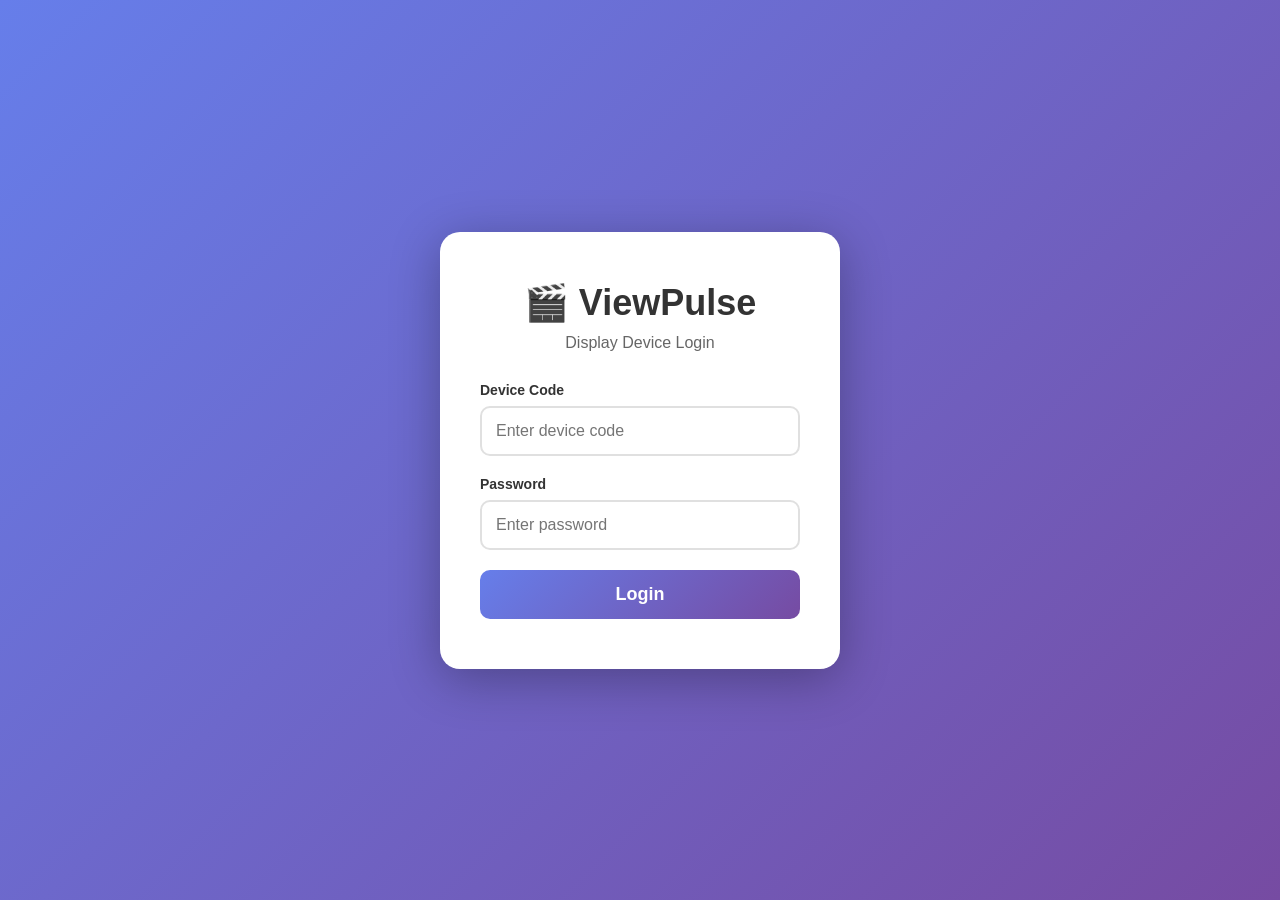
<file: viewpulse-display/login.html>
<!DOCTYPE html>
<html lang="en">
<head>
    <meta charset="UTF-8">
    <meta name="viewport" content="width=device-width, initial-scale=1.0">
    <title>Device Login - ViewPulse</title>
    <link rel="stylesheet" href="css/style.css">
    <style>
        body {
            background: linear-gradient(135deg, #667eea 0%, #764ba2 100%);
            height: 100vh;
            display: flex;
            align-items: center;
            justify-content: center;
            margin: 0;
            font-family: 'Segoe UI', Tahoma, Geneva, Verdana, sans-serif;
        }
        .login-box {
            background: white;
            padding: 50px 40px;
            border-radius: 20px;
            box-shadow: 0 10px 50px rgba(0,0,0,0.3);
            text-align: center;
            max-width: 400px;
            width: 90%;
        }
        .login-box h1 {
            margin: 0 0 10px 0;
            font-size: 36px;
            color: #333;
        }
        .login-box p {
            color: #666;
            margin: 0 0 30px 0;
            font-size: 16px;
        }
        .form-group {
            margin-bottom: 20px;
            text-align: left;
        }
        .form-group label {
            display: block;
            margin-bottom: 8px;
            color: #333;
            font-weight: 600;
            font-size: 14px;
        }
        .form-group input {
            width: 100%;
            padding: 14px;
            border: 2px solid #e0e0e0;
            border-radius: 10px;
            font-size: 16px;
            box-sizing: border-box;
            transition: border-color 0.3s;
        }
        .form-group input:focus {
            outline: none;
            border-color: #667eea;
        }
        .btn-login {
            width: 100%;
            padding: 14px;
            background: linear-gradient(135deg, #667eea, #764ba2);
            color: white;
            border: none;
            border-radius: 10px;
            font-size: 18px;
            font-weight: 600;
            cursor: pointer;
            transition: transform 0.2s;
        }
        .btn-login:hover {
            transform: translateY(-2px);
        }
        #loginMessage {
            margin-top: 20px;
            padding: 12px;
            border-radius: 8px;
            display: none;
            font-size: 14px;
        }
        #loginMessage.error {
            background: #f8d7da;
            color: #721c24;
            display: block;
        }
        #loginMessage.success {
            background: #d4edda;
            color: #155724;
            display: block;
        }
    </style>
</head>
<body>
    <div class="login-box">
        <h1>🎬 ViewPulse</h1>
        <p>Display Device Login</p>
        
        <form id="deviceLoginForm">
            <div class="form-group">
                <label>Device Code</label>
                <input type="text" id="deviceCode" placeholder="Enter device code" required autocomplete="off">
            </div>
            
            <div class="form-group">
                <label>Password</label>
                <input type="password" id="devicePassword" placeholder="Enter password" required>
            </div>
            
            <button type="submit" class="btn-login">Login</button>
        </form>
        
        <div id="loginMessage"></div>
    </div>
    
    <script src="js/api.js"></script>
    <script src="js/login.js"></script>
</body>
</html>
</file>
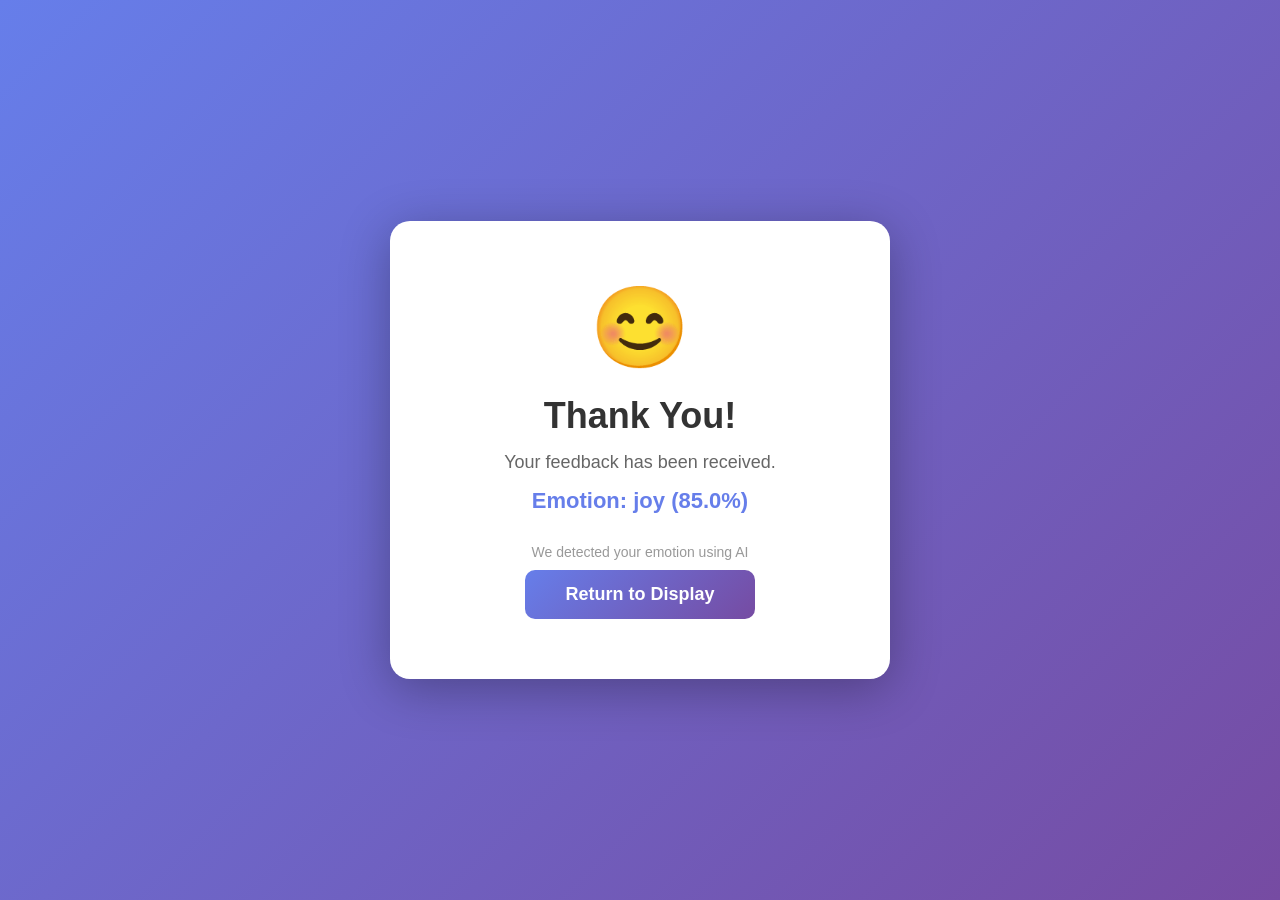
<file: viewpulse-display/thankyou.html>
<!DOCTYPE html>
<html lang="en">
<head>
    <meta charset="UTF-8">
    <meta name="viewport" content="width=device-width, initial-scale=1.0">
    <title>Thank You - ViewPulse</title>
    <link rel="stylesheet" href="css/style.css">
    <style>
        body {
            background: linear-gradient(135deg, #667eea 0%, #764ba2 100%);
            height: 100vh;
            display: flex;
            align-items: center;
            justify-content: center;
            margin: 0;
            font-family: 'Segoe UI', Tahoma, Geneva, Verdana, sans-serif;
        }
        .thankyou-box {
            background: white;
            padding: 60px 40px;
            border-radius: 20px;
            box-shadow: 0 10px 50px rgba(0, 0, 0, 0.3);
            text-align: center;
            max-width: 500px;
            width: 90%;
        }
        #emotionEmoji {
            font-size: 80px;
            margin-bottom: 20px;
            display: block;
        }
        .thankyou-box h1 {
            margin: 0 0 15px 0;
            font-size: 36px;
            color: #333;
        }
        .thankyou-box p {
            color: #666;
            margin: 0 0 10px 0;
            font-size: 18px;
        }
        #detectedEmotion {
            font-size: 22px;
            font-weight: 600;
            color: #667eea;
            margin: 15px 0 30px 0;
        }
        .btn-return {
            padding: 14px 40px;
            background: linear-gradient(135deg, #667eea, #764ba2);
            color: white;
            border: none;
            border-radius: 10px;
            font-size: 18px;
            font-weight: 600;
            cursor: pointer;
            transition: transform 0.2s;
        }
        .btn-return:hover {
            transform: translateY(-2px);
        }
    </style>
</head>
<body>
    <div class="thankyou-box">
        <span id="emotionEmoji">😊</span>
        <h1>Thank You!</h1>
        <p>Your feedback has been received.</p>
        <div id="detectedEmotion">Emotion: <span id="emotionText">joy</span></div>
        <p style="font-size: 14px; color: #999;">We detected your emotion using AI</p>
        <button class="btn-return" onclick="returnToAds()">Return to Display</button>
    </div>
    
    <script>
        // Get emotion from URL params or localStorage
        const urlParams = new URLSearchParams(window.location.search);
        const emotion = urlParams.get('emotion') || localStorage.getItem('lastEmotion') || 'joy';
        const confidence = urlParams.get('confidence') || localStorage.getItem('lastConfidence') || '0.85';
        
        // Emotion emoji mapping
        const emotionEmojis = {
            'joy': '😊',
            'love': '❤️',
            'sadness': '😢',
            'anger': '😡',
            'fear': '😨',
            'surprise': '😮',
            'neutral': '😐'
        };
        
        document.getElementById('emotionEmoji').textContent = emotionEmojis[emotion] || '😊';
        document.getElementById('emotionText').textContent = emotion + ' (' + (parseFloat(confidence) * 100).toFixed(1) + '%)';
        
        function returnToAds() {
            localStorage.removeItem('lastEmotion');
            localStorage.removeItem('lastConfidence');
            window.location.href = 'ads.html';
        }
        
        // Auto-return after 5 seconds
        setTimeout(returnToAds, 5000);
    </script>
</body>
</html>
</file>
<file: viewpulse-admin/css/style.css>
/* ============================================
   RESET & BASE STYLES
   ============================================ */
* {
    margin: 0;
    padding: 0;
    box-sizing: border-box;
}

body {
    font-family: -apple-system, BlinkMacSystemFont, 'Segoe UI', 'Roboto', 'Oxygen', 'Ubuntu', 'Cantarell', sans-serif;
    background: #f3f4f6;
    color: #111827;
    line-height: 1.6;
    min-height: 100vh;
}

/* ============================================
   DASHBOARD LAYOUT
   ============================================ */
.dashboard-container {
    display: flex;
    width: 100%;
    min-height: 100vh;
}

/* ============================================
   SIDEBAR (Fixed Left)
   ============================================ */
.sidebar {
    width: 260px;
    background: linear-gradient(180deg, #1f2937 0%, #111827 100%);
    color: white;
    display: flex;
    flex-direction: column;
    position: fixed; /* Stays in place */
    top: 0;
    left: 0;
    height: 100vh;
    z-index: 1000;
    box-shadow: 4px 0 12px rgba(0, 0, 0, 0.1);
}

.sidebar .logo {
    padding: 24px 20px;
    border-bottom: 1px solid rgba(255, 255, 255, 0.1);
}

.sidebar .logo h2 {
    font-size: 24px;
    font-weight: 700;
    margin: 0;
    background: linear-gradient(135deg, #667eea 0%, #764ba2 100%);
    -webkit-background-clip: text;
    -webkit-text-fill-color: transparent;
}

.sidebar-nav {
    flex: 1;
    padding: 20px 0;
    overflow-y: auto;
}

.nav-item {
    display: flex;
    align-items: center;
    gap: 12px;
    padding: 15px 20px;
    color: #d1d5db;
    text-decoration: none;
    transition: all 0.3s;
    border-left: 4px solid transparent;
    cursor: pointer;
    font-size: 15px;
}

.nav-item:hover {
    background: rgba(255, 255, 255, 0.05);
    color: white;
    border-left-color: #667eea;
}

.nav-item.active {
    background: rgba(102, 126, 234, 0.15);
    color: white;
    border-left-color: #667eea;
}

/* Logout Button style as Nav Item */
.nav-item.logout {
    margin-top: auto; 
    border-top: 1px solid rgba(255, 255, 255, 0.1);
    color: #fca5a5;
}

.nav-item.logout:hover {
    background: rgba(220, 38, 38, 0.1);
    border-left-color: #dc2626;
}

.sidebar-footer {
    padding: 20px;
    background: rgba(0, 0, 0, 0.2);
}

.user-info small {
    display: block;
    font-size: 11px;
    color: #9ca3af;
    margin-bottom: 4px;
}

.user-info .username {
    font-weight: 600;
    color: white;
}

/* ============================================
   MAIN CONTENT (Pushed Right)
   ============================================ */
.main-content {
    margin-left: 260px; /* MATCH SIDEBAR WIDTH */
    width: calc(100% - 260px);
    padding: 32px;
    background: #f3f4f6;
}

.page-header {
    display: flex;
    justify-content: space-between;
    align-items: flex-start;
    margin-bottom: 32px;
}

.page-header h1 {
    font-size: 32px;
    font-weight: 700;
    color: #111827;
}

/* ============================================
   COMPONENTS (Cards, Tables, Badges)
   ============================================ */
.stats-grid {
    display: grid;
    grid-template-columns: repeat(auto-fit, minmax(240px, 1fr));
    gap: 20px;
    margin-bottom: 32px;
}

.stat-card, .admin-card, .device-card {
    background: white;
    border-radius: 16px;
    padding: 24px;
    box-shadow: 0 2px 8px rgba(0, 0, 0, 0.05);
    border: 1px solid #e5e7eb;
    position: relative;
    transition: transform 0.2s;
}

.cards-grid {
    display: grid;
    grid-template-columns: repeat(auto-fill, minmax(300px, 1fr));
    gap: 20px;
}

.table-container {
    background: white;
    border-radius: 16px;
    padding: 24px;
    box-shadow: 0 2px 8px rgba(0, 0, 0, 0.05);
    overflow-x: auto;
}

.data-table {
    width: 100%;
    border-collapse: collapse;
}

.data-table th {
    background: #f9fafb;
    padding: 12px;
    text-align: left;
    font-size: 13px;
    color: #6b7280;
    text-transform: uppercase;
    font-weight: 600;
}

.data-table td {
    padding: 12px;
    border-bottom: 1px solid #e5e7eb;
    font-size: 14px;
    color: #374151;
}

/* Buttons & Badges */
.btn-primary {
    background: linear-gradient(135deg, #667eea 0%, #764ba2 100%);
    color: white;
    padding: 10px 20px;
    border: none;
    border-radius: 8px;
    cursor: pointer;
    font-weight: 500;
}

.btn-sm {
    padding: 6px 12px;
    font-size: 13px;
}

.badge { padding: 4px 10px; border-radius: 20px; font-size: 12px; font-weight: 600; }
.badge-success { background: #d1fae5; color: #065f46; }
.badge-inactive { background: #f3f4f6; color: #374151; }

.role-badge {
    display: inline-block;
    padding: 4px 10px;
    background: rgba(255,255,255,0.1);
    border-radius: 12px;
    font-size: 11px;
    margin-top: 5px;
    text-transform: uppercase;
    letter-spacing: 0.5px;
}

/* Modal */
.modal { display: none; position: fixed; top:0; left:0; width:100%; height:100%; background:rgba(0,0,0,0.5); z-index:2000; justify-content:center; align-items:center; }
.modal-content { background:white; padding:24px; border-radius:16px; width:400px; }
.form-group { margin-bottom: 15px; }
.form-group label { display: block; margin-bottom: 5px; font-weight: 500; font-size: 14px; }
.form-group input { width: 100%; padding: 10px; border: 1px solid #ddd; border-radius: 6px; }
.modal-footer { margin-top: 20px; text-align: right; display: flex; justify-content: flex-end; gap: 10px; }
.btn-secondary { background: #e5e7eb; color: #374151; padding: 10px 20px; border: none; border-radius: 8px; cursor: pointer; }

/* Stat Icons */
.stat-icon {
    width: 48px; height: 48px; border-radius: 12px;
    display: flex; align-items: center; justify-content: center;
    font-size: 24px; background: #f3f4f6; margin-right: 15px;
}
.stat-card { display: flex; align-items: center; }
.stat-value { font-size: 24px; font-weight: 700; margin-top: 5px; }
.stat-label { color: #6b7280; font-size: 13px; font-weight: 500; }
</file>
<file: viewpulse-display/css/style-ads.css>
/* Ads page specific styles */
body {
    margin: 0;
    padding: 0;
    overflow: hidden;
    background: #000;
}

#videoContainer {
    width: 100vw;
    height: 100vh;
    position: relative;
    overflow: hidden;
}

#videoPlayer {
    width: 100%;
    height: 100%;
    object-fit: cover;
    background: #000;
}

/* Hide video controls for kiosk mode */
#videoPlayer::-webkit-media-controls {
    display: none !important;
}

#videoPlayer::-webkit-media-controls-enclosure {
    display: none !important;
}

/* Feedback button animation */
@keyframes pulse {
    0% {
        box-shadow: 0 4px 20px rgba(102, 126, 234, 0.4);
    }
    50% {
        box-shadow: 0 4px 30px rgba(102, 126, 234, 0.6);
    }
    100% {
        box-shadow: 0 4px 20px rgba(102, 126, 234, 0.4);
    }
}

#feedbackBtn {
    animation: pulse 2s infinite;
}

/* Responsive adjustments */
@media (max-width: 768px) {
    #feedbackBtn {
        bottom: 20px;
        right: 20px;
        padding: 14px 20px;
        font-size: 18px;
    }
}

/* Fullscreen support */
#videoPlayer:-webkit-full-screen {
    width: 100%;
    height: 100%;
}

#videoPlayer:-moz-full-screen {
    width: 100%;
    height: 100%;
}

#videoPlayer:-ms-fullscreen {
    width: 100%;
    height: 100%;
}

#videoPlayer:fullscreen {
    width: 100%;
    height: 100%;
}
\vnviiiiiiiiiiiiiiiiiiiiiiiiiiiiiiiiiiii
</file>
<file: viewpulse-display/css/style.css>
* {
    margin: 0;
    padding: 0;
    box-sizing: border-box;
}

body {
    font-family: 'Segoe UI', Tahoma, Geneva, Verdana, sans-serif;
    background: #f5f5f5;
    color: #333;
}

/* Form elements */
input, textarea, button {
    font-family: inherit;
}

input:focus, textarea:focus {
    outline: none;
}

/* Utility classes */
.text-center {
    text-align: center;
}

.mt-10 {
    margin-top: 10px;
}

.mt-20 {
    margin-top: 20px;
}

.mb-10 {
    margin-bottom: 10px;
}

.mb-20 {
    margin-bottom: 20px;
}

/* Messages */
.message {
    padding: 12px;
    border-radius: 8px;
    margin: 10px 0;
    text-align: center;
}

.message.error {
    background: #f8d7da;
    color: #721c24;
    border: 1px solid #f5c6cb;
}

.message.success {
    background: #d4edda;
    color: #155724;
    border: 1px solid #c3e6cb;
}

/* Responsive */
@media (max-width: 768px) {
    .login-box,
    .feedback-box,
    .thankyou-box {
        padding: 30px 20px !important;
    }
    
    h1 {
        font-size: 28px !important;
    }
}
</file>
